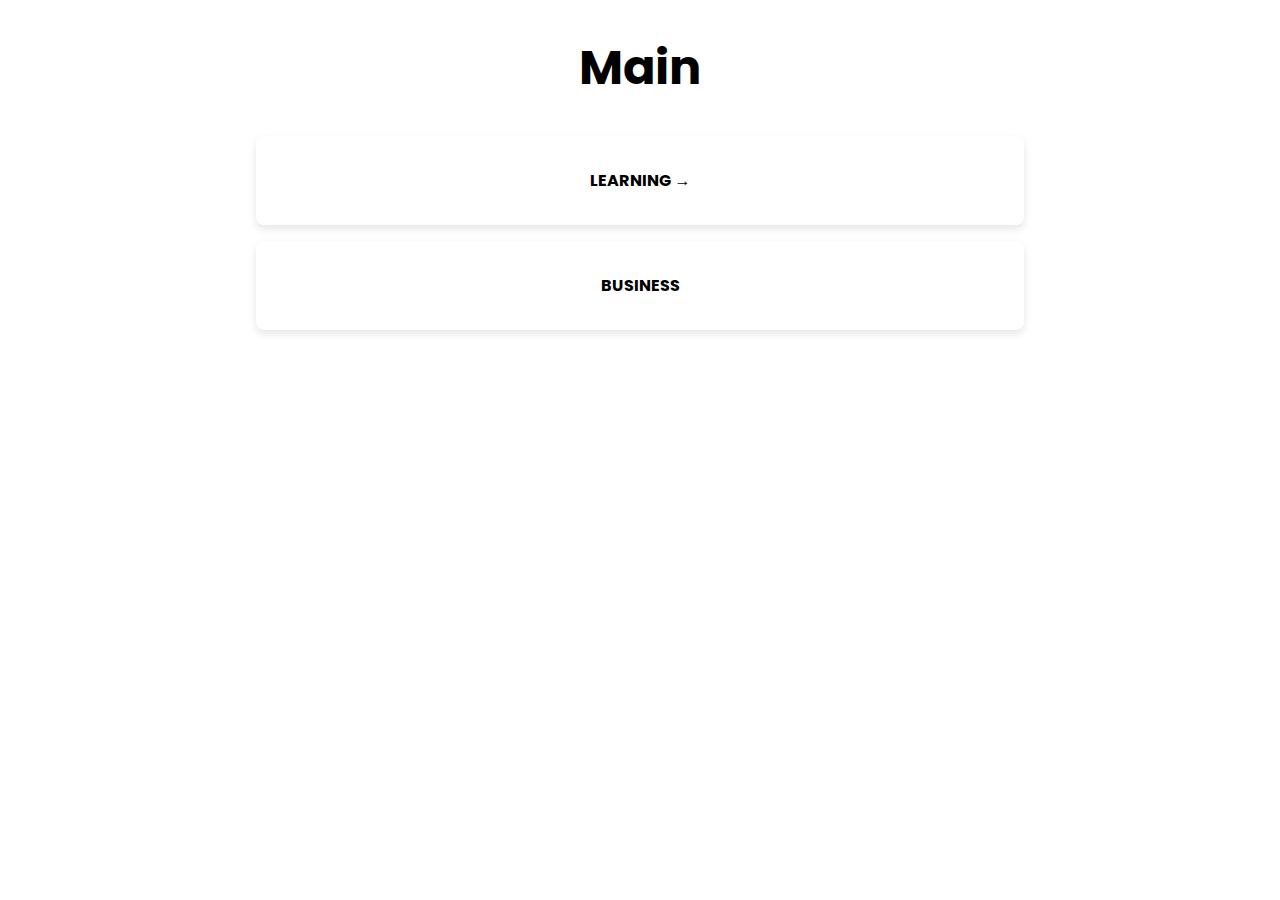
<file: index.html>
<!DOCTYPE html>
<html lang="en">
  <head>
    <meta charset="UTF-8" />
    <meta name="viewport" content="width=device-width, initial-scale=1.0" />
    <link rel="shortcut icon" href="Images/VGDS_Logo.PNG" type="image/x-icon" />

    <title>Vera</title>
    <link rel="stylesheet" href="share.css" />
    <link rel="stylesheet" href="main.css" />
  </head>
  <body>
    <header class="header">
      <h1 class="page_title">Main</h1>
    </header>
    <main class="container">
      <a href="Learning/Topics/topics.html" class="learning"
        >Learning &#8594;</a
      >
      <a href="">Business</a>
    </main>
  </body>
</html>
</file>
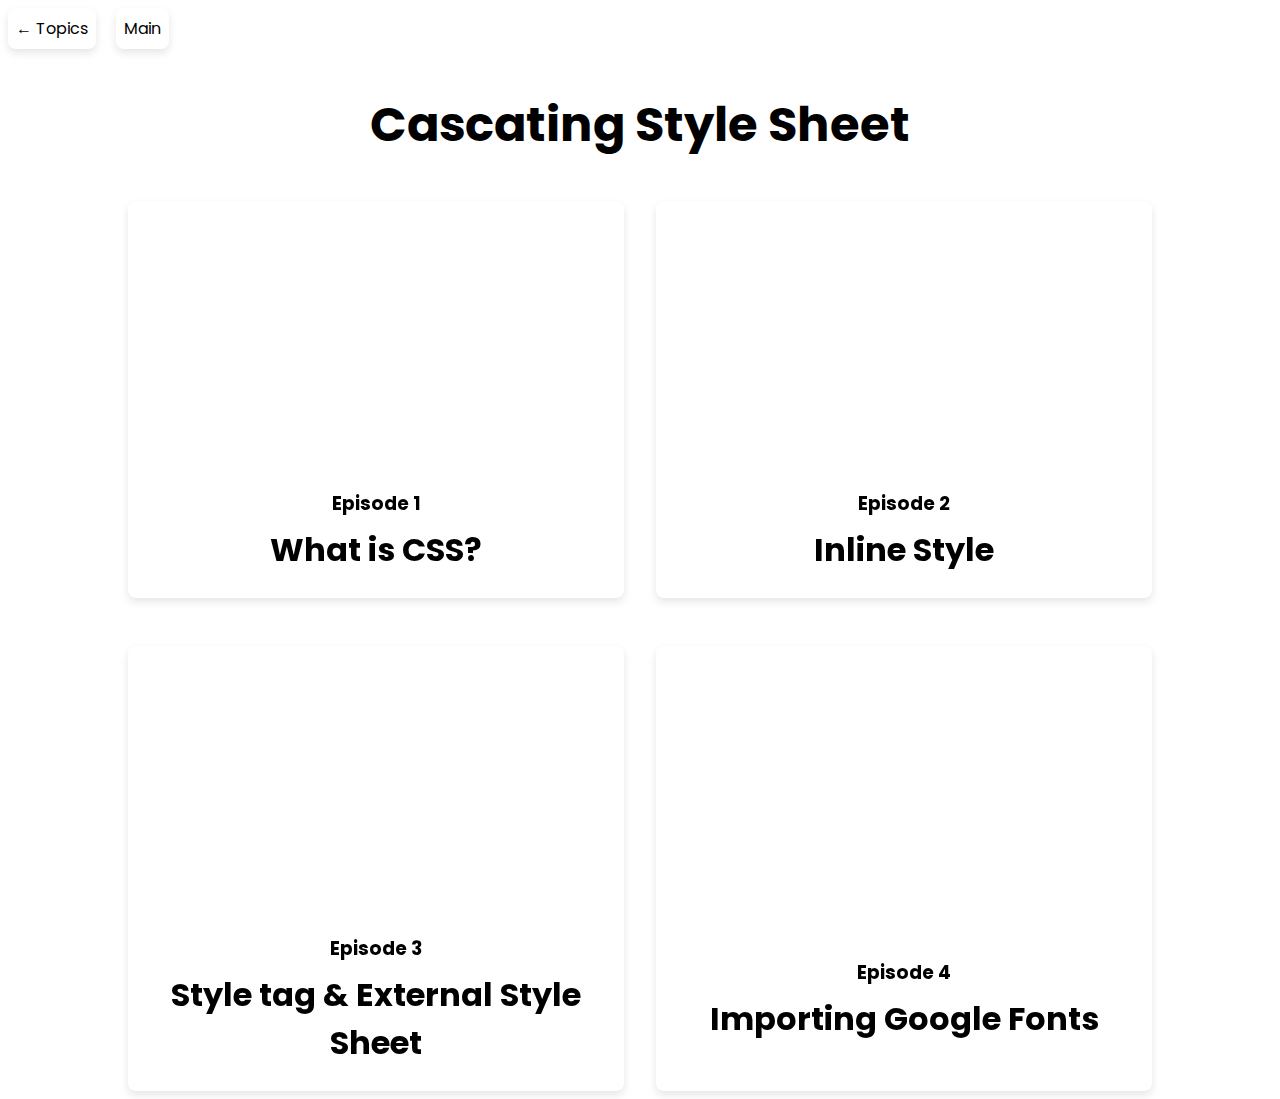
<file: T-CSS/t-css.html>
<!DOCTYPE html>
<html lang="en">
  <head>
    <meta charset="UTF-8" />
    <meta name="viewport" content="width=device-width, initial-scale=1.0" />
    <title>Vera</title>
    <link rel="stylesheet" href="../share.css" />
    <link rel="stylesheet" href="t-css.css" />
  </head>
  <body>
    <header class="header">
      <a href="../Learning/Topics/topics.html" class="page-back"
        >&#8592; Topics</a
      >
      <a href="../index.html" class="page-back"
        >Main</a
      >
      <h1 class="page_title">Cascating Style Sheet</h1>
    </header>
    <main class="container flex-container">

        <!-- Video Card -->
      <div class="video-card">
        <iframe src="https://www.youtube.com/embed/vn0NMG3VDj4?si=kd9cuIqQyQ930MFl" title="YouTube video player" frameborder="0" allow="accelerometer; autoplay; clipboard-write; encrypted-media; gyroscope; picture-in-picture; web-share" referrerpolicy="strict-origin-when-cross-origin" allowfullscreen></iframe>
        </iframe>
        <h3 class="first-title">Episode 1</h3>
        <h1 class="second-title">What is CSS?</h1>
      </div>
      <div class="video-card">
        <iframe src="https://www.youtube.com/embed/wi6FuB7nTEk?si=4zF15paOC61zhi9F" title="YouTube video player" frameborder="0" allow="accelerometer; autoplay; clipboard-write; encrypted-media; gyroscope; picture-in-picture; web-share" referrerpolicy="strict-origin-when-cross-origin" allowfullscreen></iframe>
        </iframe>
        <h3 class="first-title">Episode 2</h3>
        <h1 class="second-title">Inline Style</h1>
      </div>
      <div class="video-card">
        <iframe src="https://www.youtube.com/embed/vn0NMG3VDj4?si=kd9cuIqQyQ930MFl" title="YouTube video player" frameborder="0" allow="accelerometer; autoplay; clipboard-write; encrypted-media; gyroscope; picture-in-picture; web-share" referrerpolicy="strict-origin-when-cross-origin" allowfullscreen></iframe>
        </iframe>
        <h3 class="first-title">Episode 3</h3>
        <h1 class="second-title">Style tag & External Style Sheet</h1>
      </div>
      <div class="video-card">
        <iframe src="https://www.youtube.com/embed/hRxX5aTjZ-A?si=ZEwhq-0wnUXviyRK" title="YouTube video player" frameborder="0" allow="accelerometer; autoplay; clipboard-write; encrypted-media; gyroscope; picture-in-picture; web-share" referrerpolicy="strict-origin-when-cross-origin" allowfullscreen></iframe>
        </iframe>
        <h3 class="first-title">Episode 4</h3>
        <h1 class="second-title">Importing Google Fonts</h1>
      </div>
        <!-- Video Card -->
    </main>
  </body>
</html>
</file>
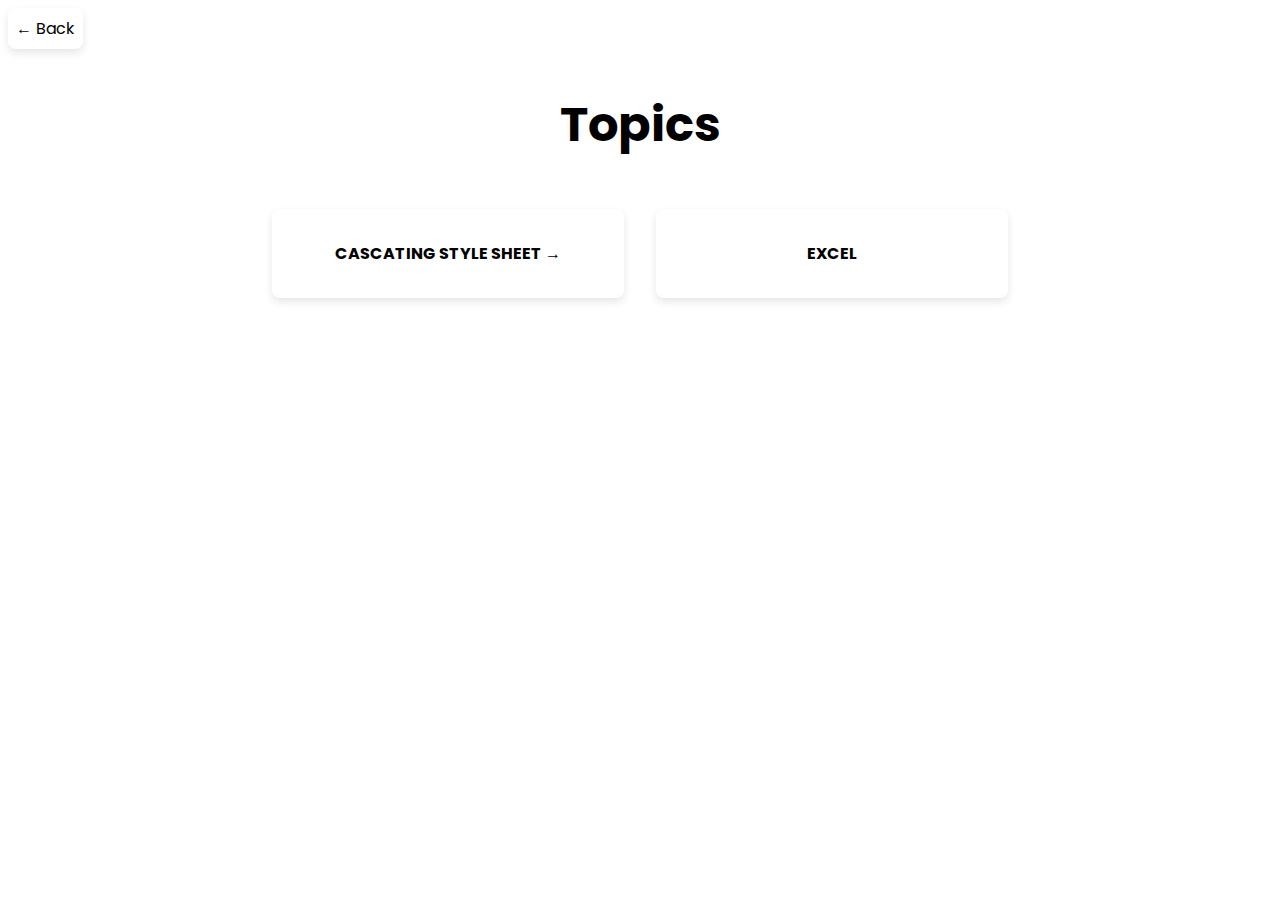
<file: Learning/Topics/topics.html>
<!DOCTYPE html>
<html lang="en">
  <head>
    <meta charset="UTF-8" />
    <meta name="viewport" content="width=device-width, initial-scale=1.0" />
    <title>Vera</title>
    <link rel="stylesheet" href="../../share.css" />
    <link rel="stylesheet" href="topics.css" />
  </head>
  <body>
    <header class="header">
      <a href="../../index.html" class="page-back">&#8592; Back</a>
      <h1 class="page_title">Topics</h1>
    </header>
    <main class="container">
      <a href="../../T-CSS/t-css.html" class="css"
        >Cascating Style Sheet &#8594;</a
      >
      <a href="#" class="excel-beginner">Excel</a>
    </main>
  </body>
</html>
</file>
<file: share.css>
@import url("https://fonts.googleapis.com/css2?family=Poppins:ital,wght@0,100;0,200;0,300;0,400;0,500;0,600;0,700;0,800;0,900;1,100;1,200;1,300;1,400;1,500;1,600;1,700;1,800;1,900&display=swap");
* {
  box-sizing: border-box;
  margin: 0;
  padding: 0;
}

body {
  font-family: "Poppins", sans-serif;
  font-size: 1rem;
  margin: 0; /* Just incase */
}

.container {
  width: 100%;
  margin: auto;
}

.container a {
  display: flex;
  align-items: center;
  justify-content: center;
  width: 100%;
  padding: 2rem 1rem;
  text-align: center;
  text-decoration: none;
  color: inherit;
  font-size: 1rem;
  font-weight: bold;
  text-transform: uppercase;
  margin: 1rem auto;
  box-shadow: 0 4px 8px rgba(0, 0, 0, 0.1);
  border-radius: 8px;
}

.page-back {
  display: inline-block;
  text-decoration: none;
  color: inherit;
  padding: 0.5rem 0.5rem;
  margin: 0.5rem 0.5rem;
  box-shadow: 0 4px 8px rgba(0, 0, 0, 0.1);
  border-radius: 8px;
}

.page_title {
  text-align: center;
  font-size: 3rem;
  padding: 2rem 2rem 0 2rem;
  margin-bottom: 2rem;
}

.flex-container {
  display: grid;
  grid-template-columns: repeat(1, 1fr); /* Always 2 columns */
  gap: 2rem; /* space between items */
  margin: auto;
}
.video-card {
  display: flex;
  justify-content: center;
  align-items: center;
  flex-direction: column;
  flex-wrap: wrap;
  margin: 0.5rem auto;
  padding: 1rem;
  box-shadow: 0 4px 8px rgba(0, 0, 0, 0.1);
  border-radius: 8px;
  background-color: #fff;
  width: 100%;
  max-width: 600px;
}

iframe {
  margin-bottom: 1rem;
  height: 16rem;
  width: 100%;
}
iframe {
  margin-bottom: 1rem;
}
.first-title {
  text-align: center;
  margin-bottom: 0.5rem;
}
.second-title {
  margin-bottom: 0.5rem;
  text-align: center;
}
</file>
<file: main.css>
.container {
  width: 80%;
}
/* media Query */

@media (min-width: 37.5rem) {
  .container {
    width: 60%;
  }
}
</file>
<file: T-CSS/t-css.css>
@media (min-width: 62rem) {
  .container {
    max-width: 80vw;
  }
  .flex-container {
    grid-template-columns: repeat(2, 1fr); /* Always 2 columns */
  }
  .video-card {
    width: 100%;
    max-width: 40rem;
  }
}
</file>
<file: Learning/Topics/topics.css>
.container {
  width: 80%;
  margin: auto;
  display: flex;
  justify-content: center;
  align-items: stretch;
  flex-direction: column;
}
/* media Query */

@media (min-width: 37.5rem) {
  .container {
    flex-direction: row;
    width: 60%;
  }
  .container a {
    margin: 1rem;
  }
}
</file>
